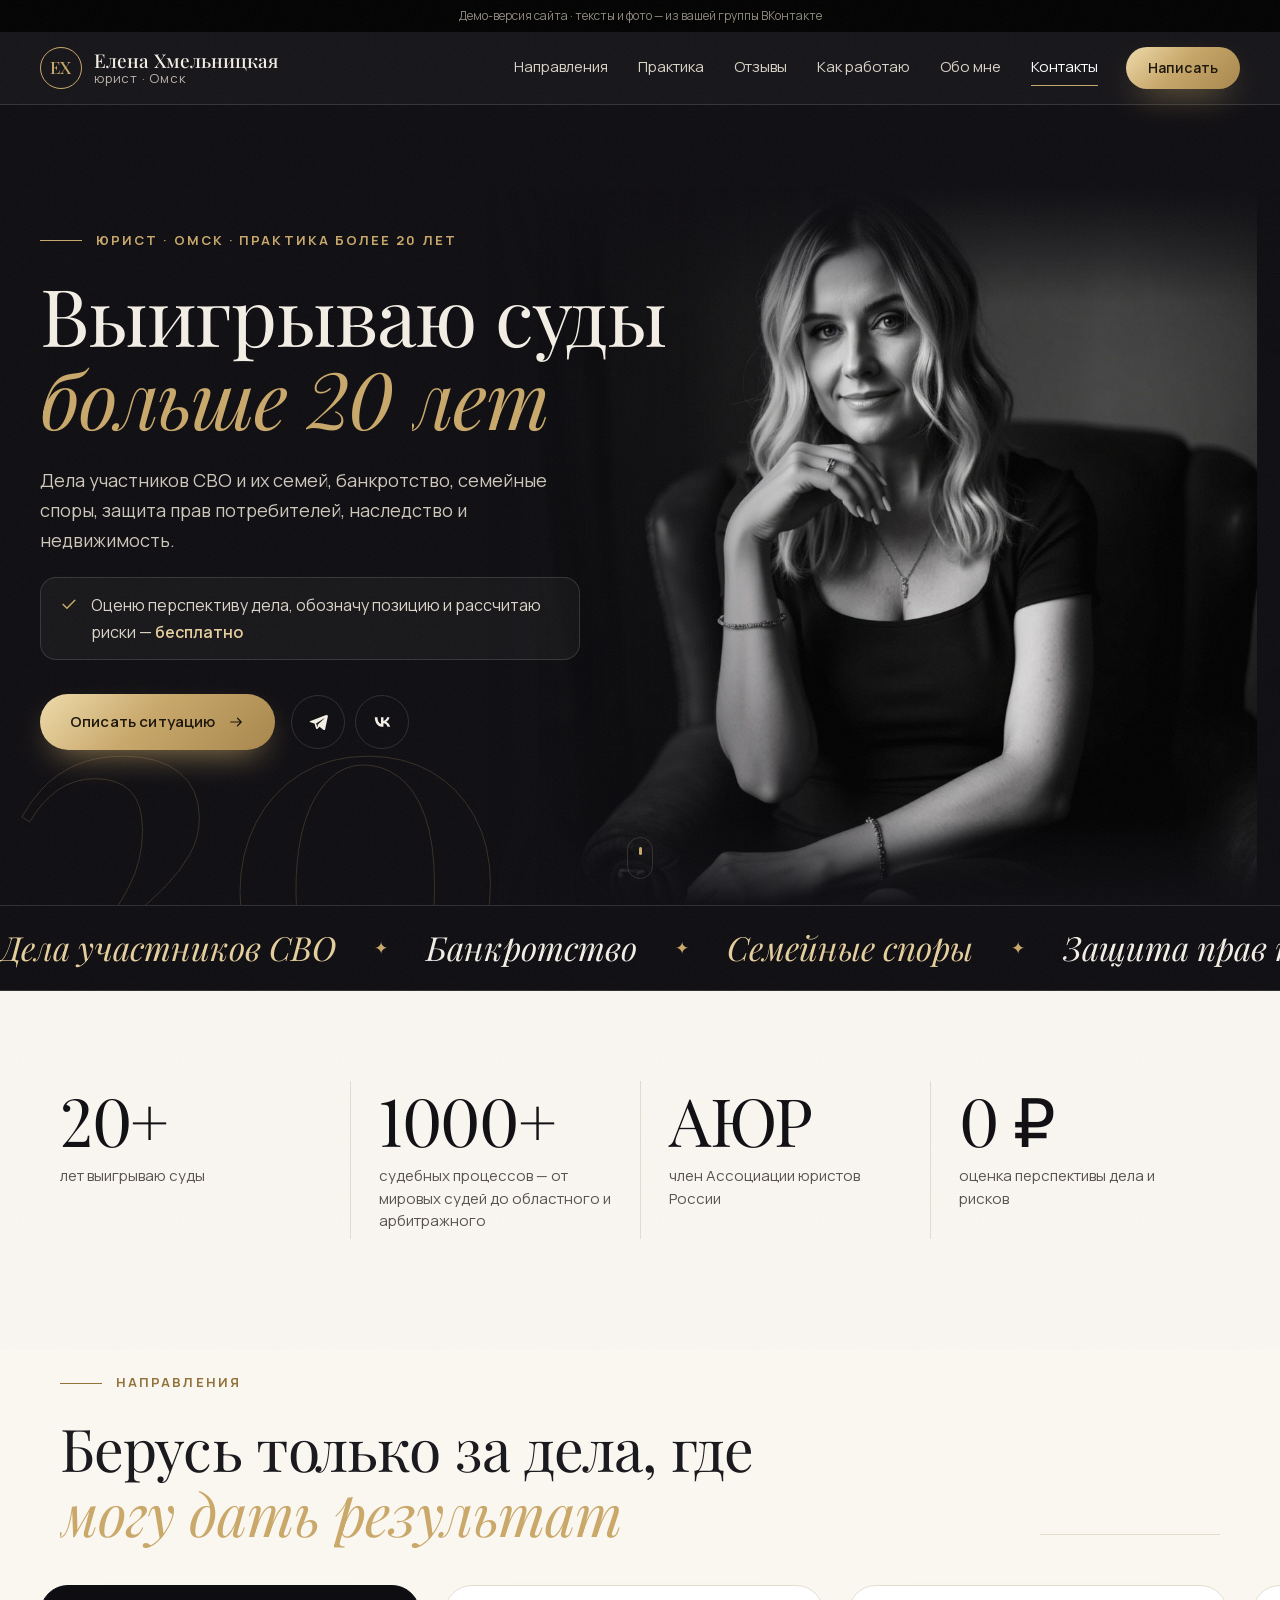
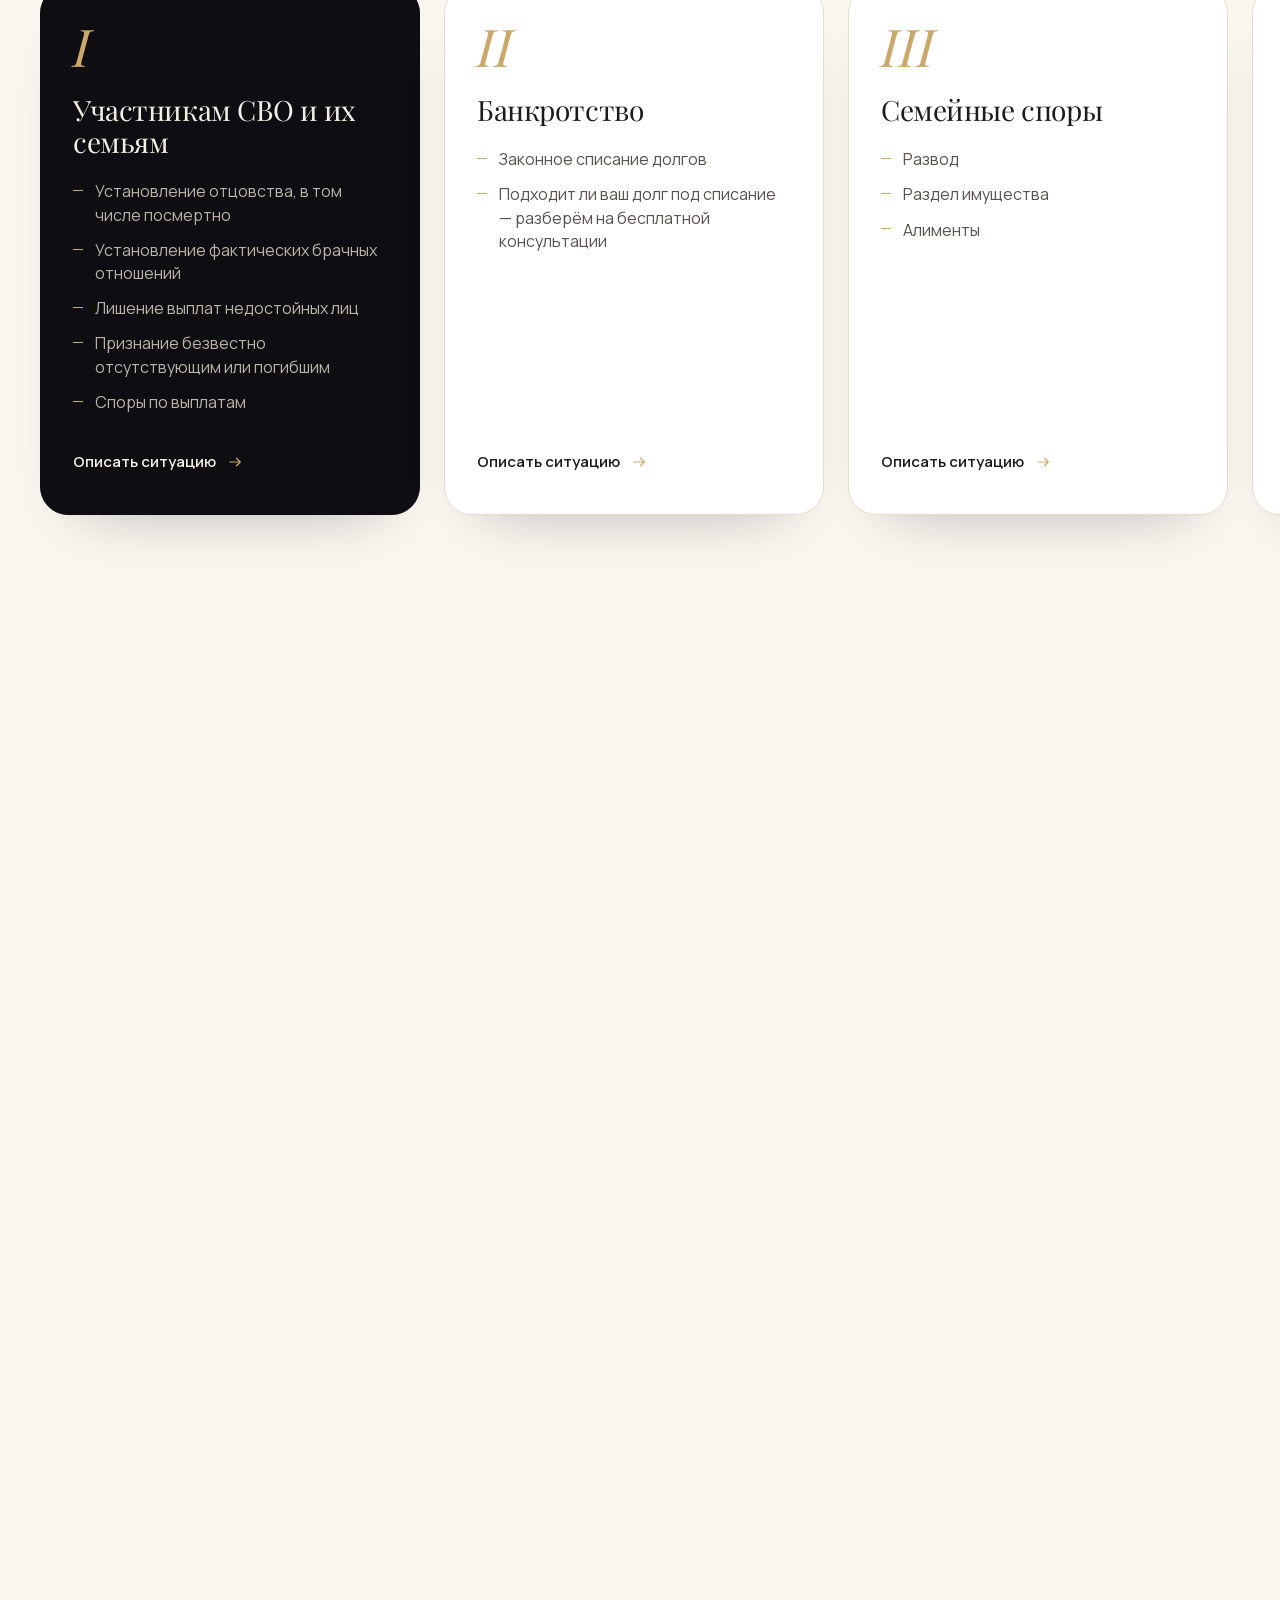
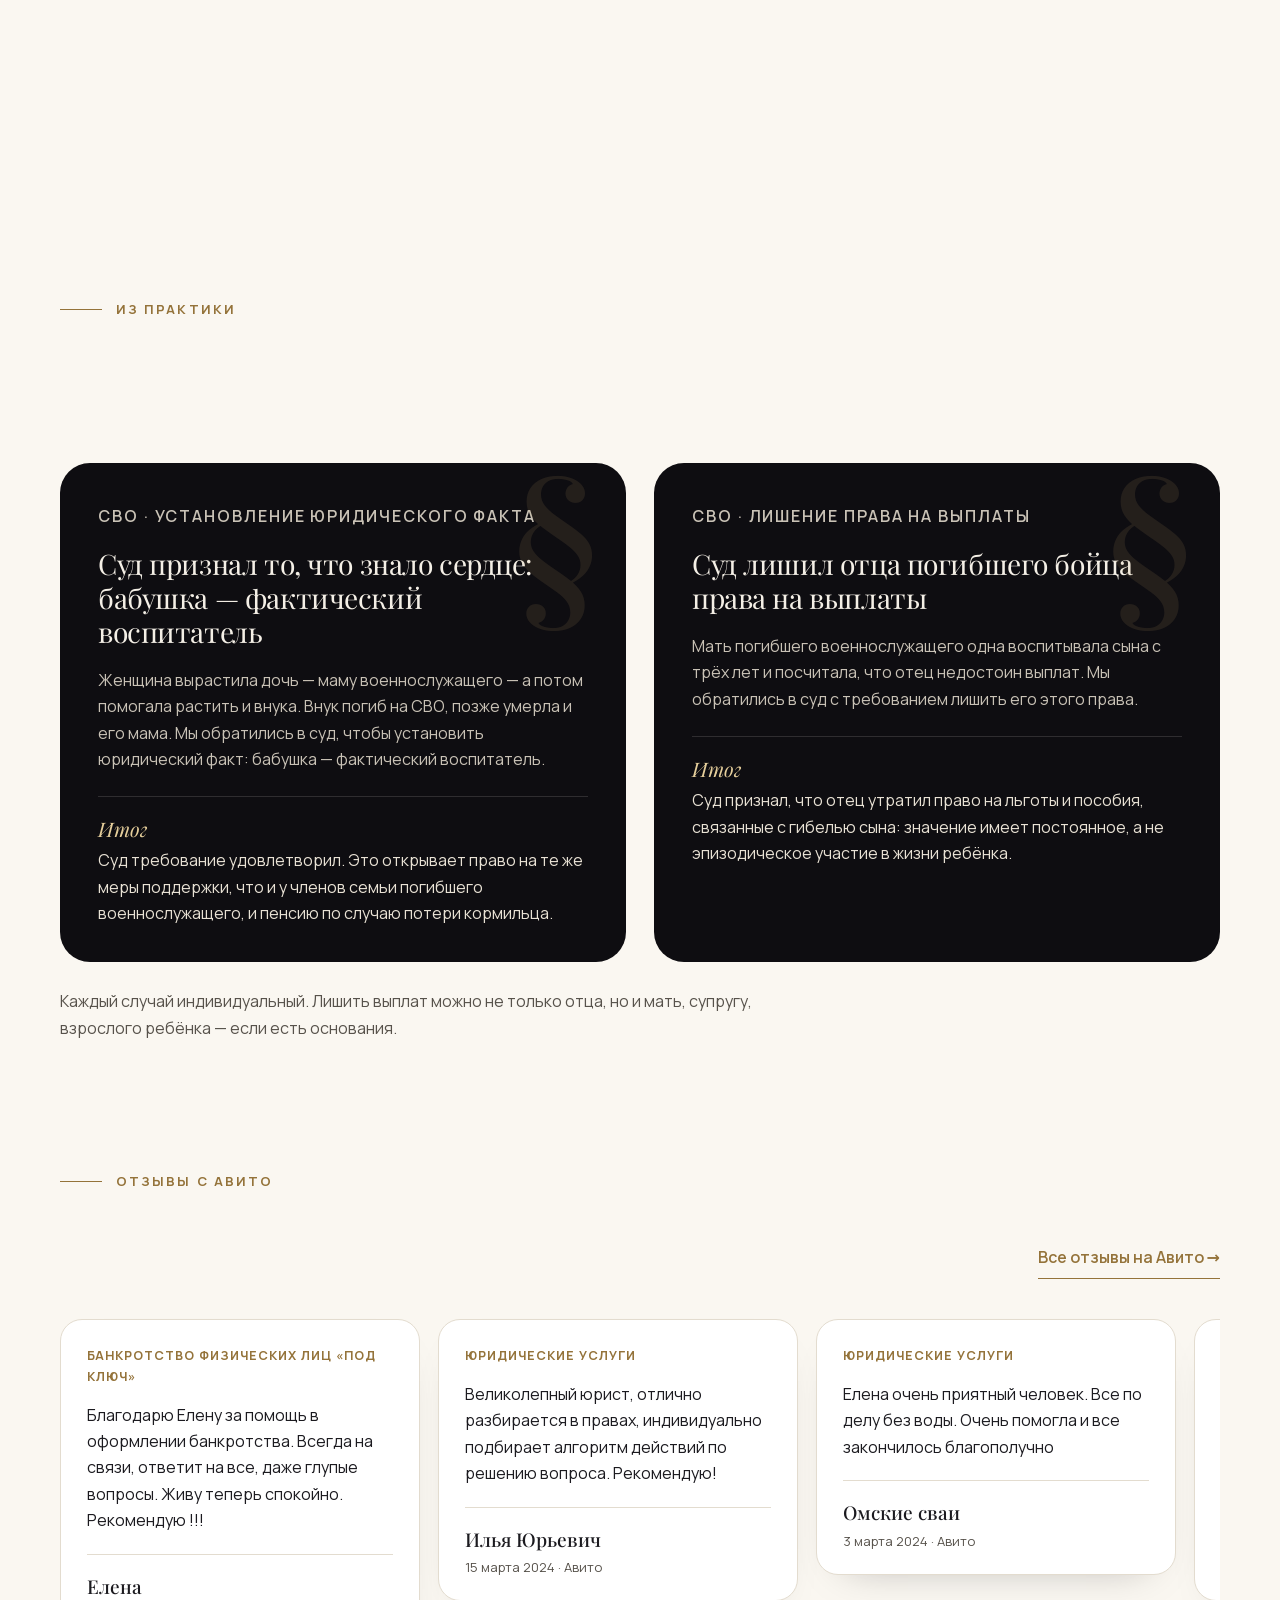
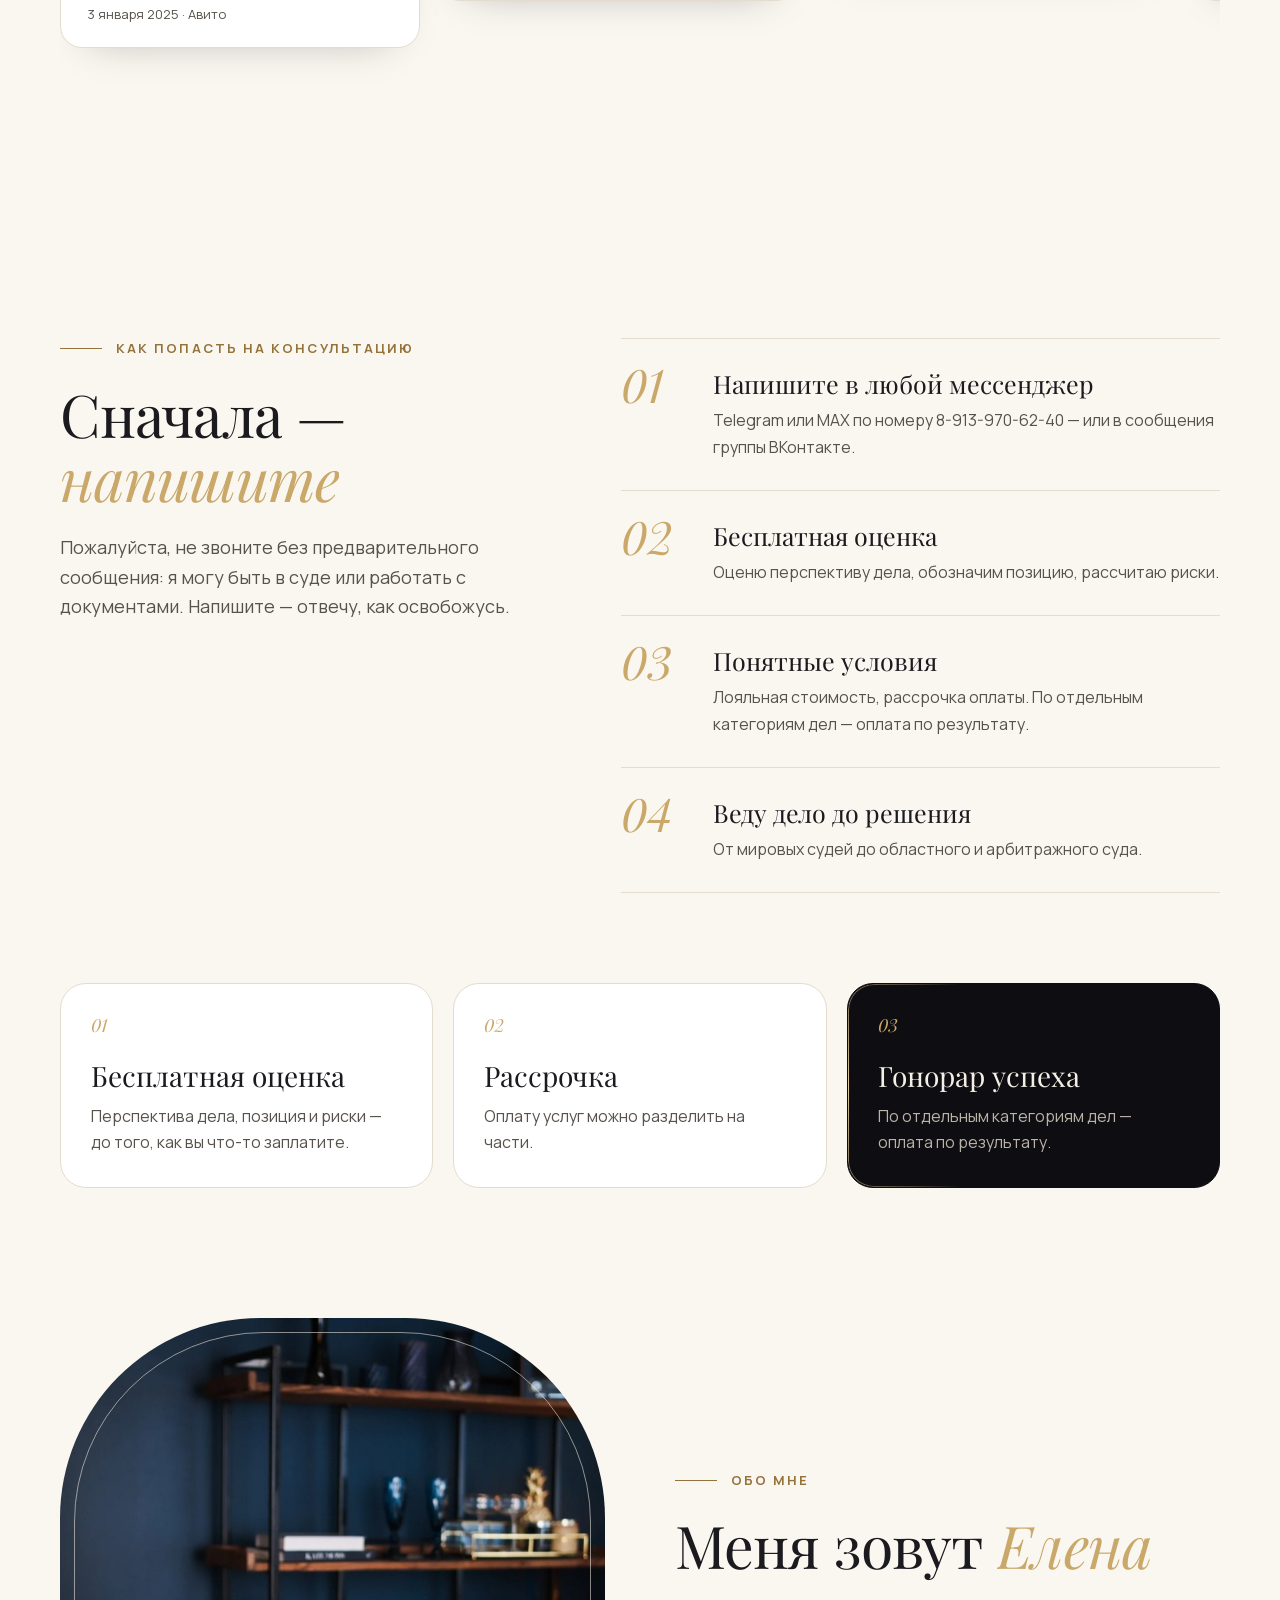
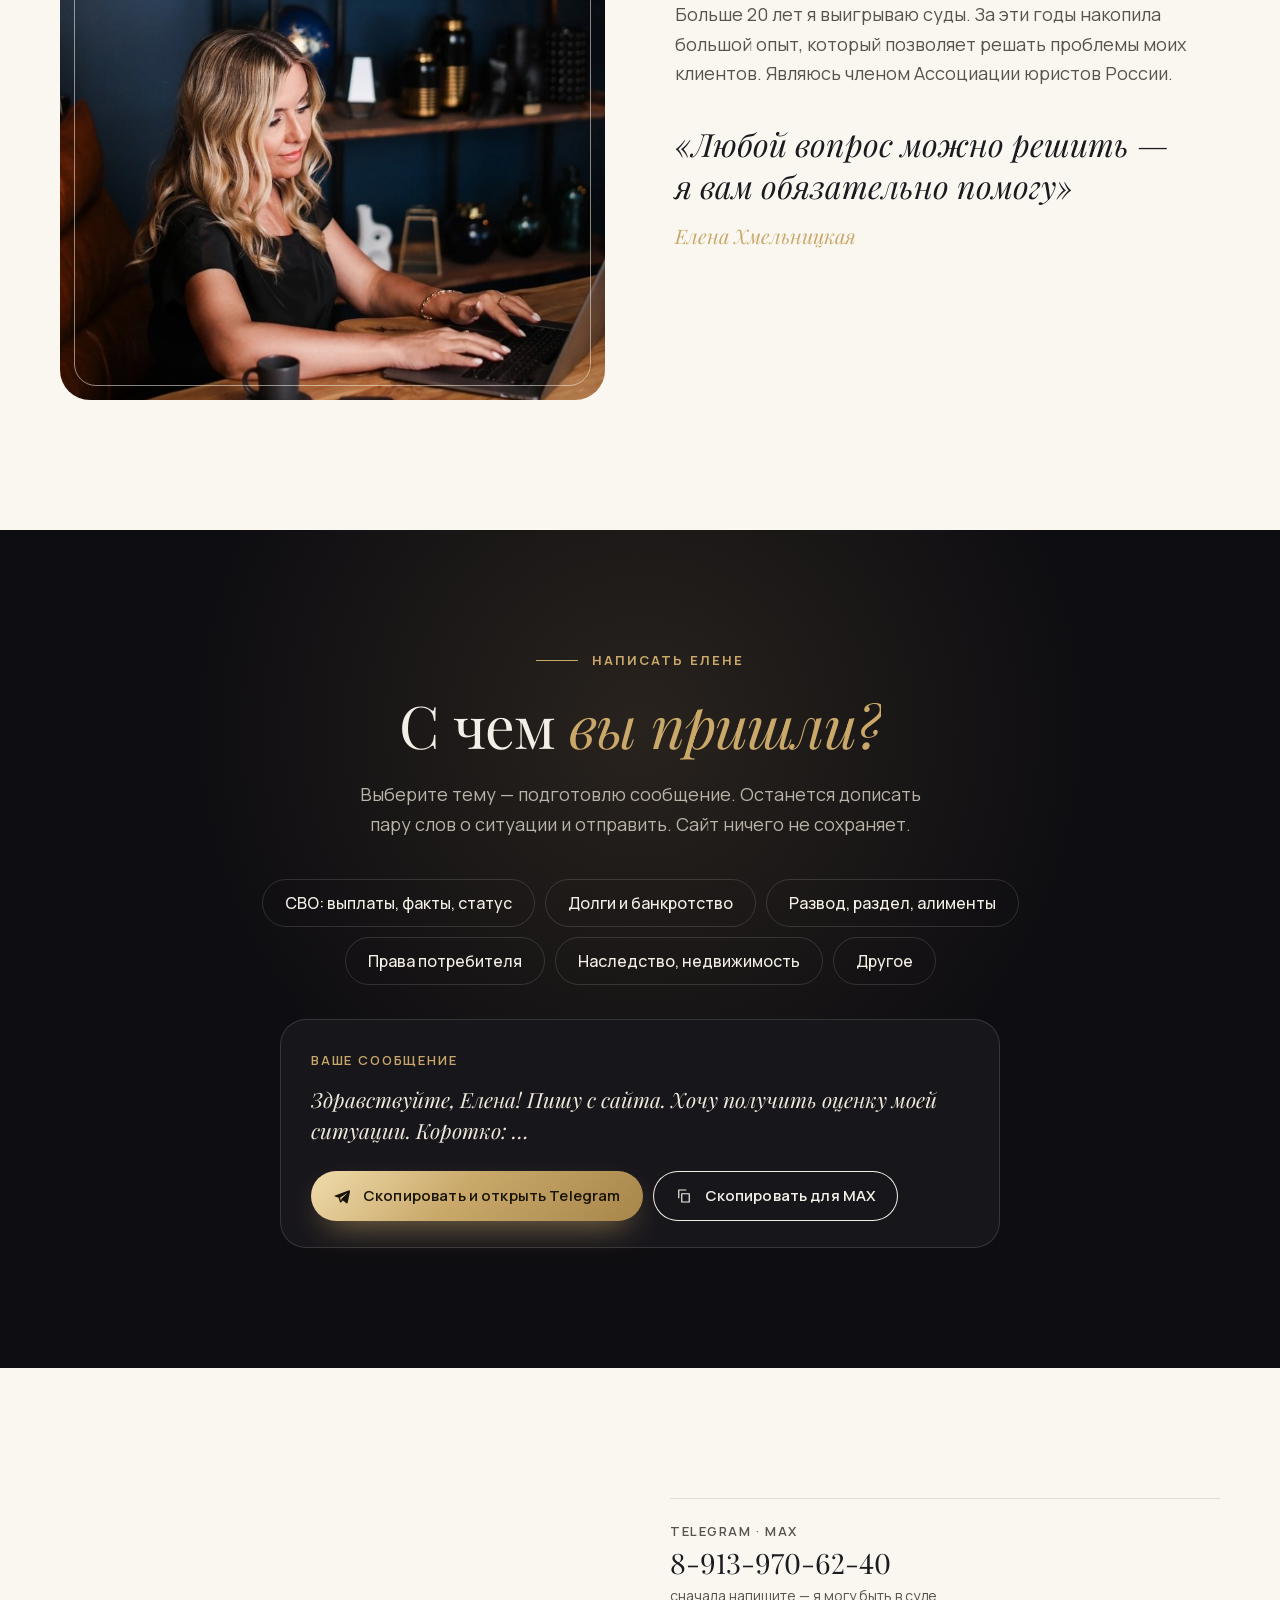
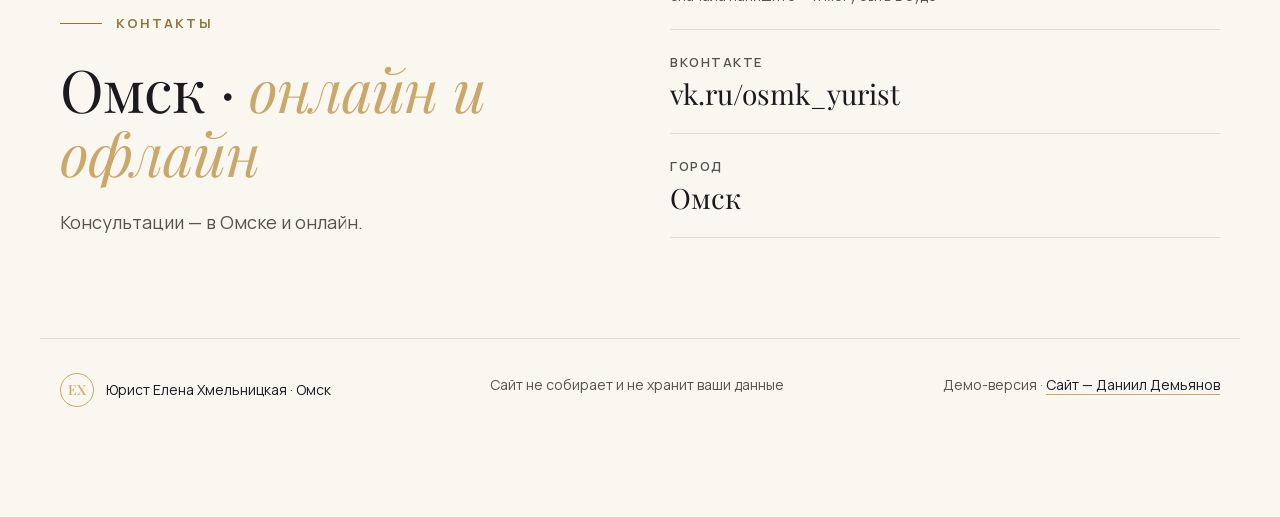
<file: index.html>
<!doctype html>
<html lang="ru">
<head>
<meta charset="utf-8">
<meta name="viewport" content="width=device-width, initial-scale=1, viewport-fit=cover">
<title>Юрист Елена Хмельницкая — Омск · СВО, банкротство, семейные споры, наследство</title>
<meta name="description" content="Юрист в Омске, более 20 лет практики. Дела участников СВО и их семей, банкротство, семейные споры, защита прав потребителей, наследство и недвижимость. Оценка перспективы дела и рисков — бесплатно.">
<meta property="og:title" content="Юрист Елена Хмельницкая — Омск">
<meta property="og:description" content="Более 20 лет выигрываю суды. Оценка перспективы дела — бесплатно. Рассрочка, гонорар успеха.">
<meta property="og:image" content="https://danielsque18.github.io/yurist/img/og.jpg">
<meta property="og:url" content="https://danielsque18.github.io/yurist/">
<meta property="og:type" content="website">
<meta name="twitter:card" content="summary_large_image">
<meta name="theme-color" content="#0e0d11">
<link rel="stylesheet" href="fonts/fonts.css?v=2">
<link rel="stylesheet" href="style.css?v=20261028b">
<link rel="icon" href="img/favicon.svg" type="image/svg+xml">
<script type="application/ld+json">{"@context":"https://schema.org","@type":"LegalService","name":"Юрист Елена Хмельницкая","description":"Дела участников СВО, банкротство, семейные споры, защита прав потребителей, наследство и недвижимость","address":{"@type":"PostalAddress","addressLocality":"Омск"},"telephone":"+7 913 970-62-40","areaServed":"Омск","sameAs":["https://vk.ru/osmk_yurist"]}</script>
</head>
<body>

<svg width="0" height="0" style="position:absolute" aria-hidden="true">
  <symbol id="i-tg" viewBox="0 0 24 24"><path fill="currentColor" d="M21.4 4.2 2.9 11.3c-1.3.5-1.2 1.2-.2 1.5l4.7 1.5 1.8 5.6c.2.6.4.8.9.8.4 0 .6-.2.8-.4l2.3-2.2 4.7 3.5c.9.5 1.5.2 1.7-.8l3.1-14.5c.3-1.3-.5-1.8-1.3-1.5ZM9.2 14.2l9-5.7c.4-.3.8-.1.5.2l-7.5 6.8-.3 3.2-1.7-4.5Z"/></symbol>
  <symbol id="i-vk" viewBox="0 0 24 24"><path fill="currentColor" d="M12.8 18c-6 0-9.4-4.1-9.6-11h3c.1 5 2.3 7.2 4.1 7.6V7h2.8v4.3c1.7-.2 3.6-2.2 4.2-4.3h2.8a8.3 8.3 0 0 1-3.8 5.4 8.6 8.6 0 0 1 4.5 5.6h-3.1a5.4 5.4 0 0 0-4.6-3.9V18h-.3Z"/></symbol>
  <symbol id="i-arrow" viewBox="0 0 24 24"><path fill="none" stroke="currentColor" stroke-width="1.6" stroke-linecap="round" stroke-linejoin="round" d="M5 12h14m-5-5 5 5-5 5"/></symbol>
  <symbol id="i-copy" viewBox="0 0 24 24"><path fill="none" stroke="currentColor" stroke-width="1.6" stroke-linejoin="round" d="M9 9h10v11H9zM5 15V4h10"/></symbol>
  <symbol id="i-check" viewBox="0 0 24 24"><path fill="none" stroke="currentColor" stroke-width="1.8" stroke-linecap="round" stroke-linejoin="round" d="m5 12.5 4.5 4.5L19 7.5"/></symbol>
  <symbol id="i-x" viewBox="0 0 24 24"><path fill="none" stroke="currentColor" stroke-width="1.6" stroke-linecap="round" d="M6 6l12 12M18 6 6 18"/></symbol>
</svg>

<div class="demo-bar">Демо-версия сайта · тексты и фото — из вашей группы ВКонтакте</div>

<header class="top" id="top">
  <a href="#" class="brand" aria-label="Юрист Елена Хмельницкая — наверх"><span class="mono">ЕХ</span><span class="brand-t"><b>Елена Хмельницкая</b><small>юрист · Омск</small></span></a>
  <nav class="nav" id="nav">
    <a href="#practice">Направления</a>
    <a href="#cases">Практика</a>
    <a href="#reviews">Отзывы</a>
    <a href="#how">Как работаю</a>
    <a href="#about">Обо мне</a>
    <a href="#contacts">Контакты</a>
  </nav>
  <a href="#write" class="btn btn-gold btn-sm top-cta">Написать</a>
  <button class="burger" type="button" aria-label="Меню" aria-expanded="false" aria-controls="nav"><span></span></button>
</header>

<main>

<!-- ПЕРВЫЙ ЭКРАН -->
<section class="hero" id="hero">
  <div class="hero-photo" aria-hidden="true"><img src="img/elena-hero.jpg" alt="" width="1024" height="1024" fetchpriority="high"></div>
  <div class="hero-num" aria-hidden="true">20</div>
  <div class="hero-in">
    <p class="over"><span class="line"></span>Юрист · Омск · практика более&nbsp;20&nbsp;лет</p>
    <h1 data-split>Выигрываю суды <em>больше&nbsp;20&nbsp;лет</em></h1>
    <p class="lead">Дела участников СВО и их семей, банкротство, семейные споры, защита прав потребителей, наследство и недвижимость.</p>
    <p class="free"><svg><use href="#i-check"/></svg><span>Оценю перспективу дела, обозначу позицию и рассчитаю риски — <b>бесплатно</b></span></p>
    <div class="cta">
      <a href="#write" class="btn btn-gold">Описать ситуацию<svg><use href="#i-arrow"/></svg></a>
      <div class="msg">
        <a href="https://t.me/+79139706240" target="_blank" rel="noopener" aria-label="Telegram"><svg><use href="#i-tg"/></svg></a>
        <a href="https://vk.me/osmk_yurist" target="_blank" rel="noopener" aria-label="ВКонтакте"><svg><use href="#i-vk"/></svg></a>
      </div>
    </div>
  </div>
  <a href="#facts" class="scroll-hint" aria-label="Листать вниз"><span></span></a>
</section>

<!-- БЕГУЩАЯ СТРОКА -->
<div class="marquee" aria-hidden="true"><div class="mq-in">
  <span>Дела участников СВО</span><i>✦</i><span>Банкротство</span><i>✦</i><span>Семейные споры</span><i>✦</i><span>Защита прав потребителей</span><i>✦</i><span>Наследство</span><i>✦</i>
  <span>Дела участников СВО</span><i>✦</i><span>Банкротство</span><i>✦</i><span>Семейные споры</span><i>✦</i><span>Защита прав потребителей</span><i>✦</i><span>Наследство</span><i>✦</i>
</div></div>

<!-- ЦИФРЫ -->
<section class="facts" id="facts">
  <div class="fact rv"><b><span data-count="20">20</span>+</b><span>лет выигрываю суды</span></div>
  <div class="fact rv"><b><span data-count="1000">1000</span>+</b><span>судебных процессов — от мировых судей до областного и арбитражного</span></div>
  <div class="fact rv"><b>АЮР</b><span>член Ассоциации юристов России</span></div>
  <div class="fact rv"><b>0 ₽</b><span>оценка перспективы дела и рисков</span></div>
</section>

<!-- НАПРАВЛЕНИЯ: горизонтальная прокрутка -->
<section class="practice" id="practice">
  <div class="pr-sticky">
    <div class="pr-head">
      <p class="over"><span class="line"></span>Направления</p>
      <h2 data-split>Берусь только за дела, где <em>могу дать результат</em></h2>
      <p class="pr-progress" aria-hidden="true"><i></i></p>
    </div>
    <div class="pr-track">
      <article class="pcard pcard-dark rv">
        <span class="pnum">I</span>
        <h3>Участникам СВО и&nbsp;их&nbsp;семьям</h3>
        <ul><li>Установление отцовства, в том числе посмертно</li><li>Установление фактических брачных отношений</li><li>Лишение выплат недостойных лиц</li><li>Признание безвестно отсутствующим или погибшим</li><li>Споры по выплатам</li></ul>
        <a href="#write" data-topic="Вопрос, связанный с СВО" class="plink">Описать ситуацию<svg><use href="#i-arrow"/></svg></a>
      </article>
      <article class="pcard rv">
        <span class="pnum">II</span>
        <h3>Банкротство</h3>
        <ul><li>Законное списание долгов</li><li>Подходит ли ваш долг под списание — разберём на бесплатной консультации</li></ul>
        <a href="#write" data-topic="Долги и банкротство" class="plink">Описать ситуацию<svg><use href="#i-arrow"/></svg></a>
      </article>
      <article class="pcard rv">
        <span class="pnum">III</span>
        <h3>Семейные споры</h3>
        <ul><li>Развод</li><li>Раздел имущества</li><li>Алименты</li></ul>
        <a href="#write" data-topic="Семейный спор" class="plink">Описать ситуацию<svg><use href="#i-arrow"/></svg></a>
      </article>
      <article class="pcard rv">
        <span class="pnum">IV</span>
        <h3>Защита прав потребителей</h3>
        <ul><li>Представительство в суде по делам о защите прав потребителей</li></ul>
        <a href="#write" data-topic="Защита прав потребителя" class="plink">Описать ситуацию<svg><use href="#i-arrow"/></svg></a>
      </article>
      <article class="pcard rv">
        <span class="pnum">V</span>
        <h3>Наследство и&nbsp;недвижимость</h3>
        <ul><li>Принятие наследства</li><li>Признание права собственности</li><li>Выделение долей</li></ul>
        <a href="#write" data-topic="Наследство и недвижимость" class="plink">Описать ситуацию<svg><use href="#i-arrow"/></svg></a>
      </article>
      <article class="pcard pcard-no rv">
        <span class="pnum"><svg><use href="#i-x"/></svg></span>
        <h3>Чем я не&nbsp;занимаюсь</h3>
        <ul><li>Уголовные дела</li><li>Миграционные вопросы</li><li>Налоги</li></ul>
        <p class="pno">За этим — к другим специалистам. Подскажу проверенных.</p>
      </article>
    </div>
  </div>
</section>

<!-- ПРАКТИКА -->
<section class="cases sec" id="cases">
  <p class="over"><span class="line"></span>Из практики</p>
  <h2 data-split>Решения, которые <em>меняют жизнь</em></h2>
  <div class="case-list">
    <article class="case rv">
      <p class="case-tag">СВО · установление юридического факта</p>
      <h3>Суд признал то, что знало сердце: бабушка — фактический воспитатель</h3>
      <p>Женщина вырастила дочь — маму военнослужащего — а потом помогала растить и внука. Внук погиб на СВО, позже умерла и его мама. Мы обратились в суд, чтобы установить юридический факт: бабушка — фактический воспитатель.</p>
      <p class="case-res"><span>Итог</span>Суд требование удовлетворил. Это открывает право на те же меры поддержки, что и у членов семьи погибшего военнослужащего, и пенсию по случаю потери кормильца.</p>
    </article>
    <article class="case rv">
      <p class="case-tag">СВО · лишение права на выплаты</p>
      <h3>Суд лишил отца погибшего бойца права на выплаты</h3>
      <p>Мать погибшего военнослужащего одна воспитывала сына с трёх лет и посчитала, что отец недостоин выплат. Мы обратились в суд с требованием лишить его этого права.</p>
      <p class="case-res"><span>Итог</span>Суд признал, что отец утратил право на льготы и пособия, связанные с гибелью сына: значение имеет постоянное, а не эпизодическое участие в жизни ребёнка.</p>
    </article>
  </div>
  <p class="case-note">Каждый случай индивидуальный. Лишить выплат можно не только отца, но и мать, супругу, взрослого ребёнка — если есть основания.</p>
</section>

<!-- ОТЗЫВЫ С АВИТО (дословно, только отзывы клиентов о юридических услугах) -->
<section class="reviews sec" id="reviews">
  <div class="rev-head">
    <div><p class="over"><span class="line"></span>Отзывы с Авито</p>
    <h2 data-split>Что говорят <em>клиенты</em></h2></div>
    <a class="rev-link" href="https://www.avito.ru/brands/76ac73f0a85b4fe1f4f0de5ba60d9b40" target="_blank" rel="noopener">Все отзывы на Авито →</a>
  </div>
  <div class="rev-track" tabindex="0" aria-label="Отзывы клиентов, листаются вбок">
      <article class="rev rv"><p class="rev-tag">Банкротство физических лиц «под ключ»</p><p class="rev-t">Благодарю Елену за помощь в оформлении банкротства. Всегда на связи, ответит на все, даже глупые вопросы. Живу теперь спокойно. Рекомендую !!!</p><p class="rev-a"><b>Елена</b><span>3 января 2025 · Авито</span></p></article>
      <article class="rev rv"><p class="rev-tag">Юридические услуги</p><p class="rev-t">Великолепный юрист, отлично разбирается в правах, индивидуально подбирает алгоритм действий по решению вопроса. Рекомендую!</p><p class="rev-a"><b>Илья Юрьевич</b><span>15 марта 2024 · Авито</span></p></article>
      <article class="rev rv"><p class="rev-tag">Юридические услуги</p><p class="rev-t">Елена очень приятный человек. Все по делу без воды. Очень помогла и все закончилось благополучно</p><p class="rev-a"><b>Омские сваи</b><span>3 марта 2024 · Авито</span></p></article>
      <article class="rev rv"><p class="rev-tag">Юридические услуги</p><p class="rev-t">Очень хороший специалист и просто отличный и отзывчивый человек. Помогла! Буду обращаться ещё и советовать родным и близким людям!</p><p class="rev-a"><b>Елена</b><span>26 февраля 2024 · Авито</span></p></article>
      <article class="rev rv"><p class="rev-tag">Юридические услуги</p><p class="rev-t">Елена, специалист своего дела! Четко, грамотно и профессионально. Если ещё думаете,или совмеваетесь,не надо!!! Пишите,звоните и Елена вам поможет. Проверено!!!!!! Хочу вас поблагодарить ещё раз, спасибо вам за проделанную работу!!!! Если б не Вы не знаю чтоб я делала!!!!</p><p class="rev-a"><b>Ксения Реддих</b><span>15 ноября 2023 · Авито</span></p></article>
      <article class="rev rv"><p class="rev-tag">Автоюрист / споры по ДТП</p><p class="rev-t">благодарю за помощь. очень рекомендую Елену, если ищите честного , ответственного и порядочного специалиста. Спасибо большое вам, желаю успехов в вашей работе</p><p class="rev-a"><b>Айрис</b><span>14 июля 2023 · Авито</span></p></article>
      <article class="rev rv"><p class="rev-tag">Отмена судебного приказа</p><p class="rev-t">Все прошло отлично, писали отмену судебного приказа, все отменили даже с пропущенным сроком и уже дело было у приставов и все было в аресте, в общем рекомендую вам всем, Елена отзывчивый человек, все подскажет и расскажет)))</p><p class="rev-a"><b>Анастасия Орлова</b><span>2 марта 2023 · Авито</span></p></article>
      <article class="rev rv"><p class="rev-tag">Отмена судебного приказа</p><p class="rev-t">Обратился к Елене и не пожалел!!! Хороший специалист знающий свое дело на отлично!!! Обращался не только по отмене судебного решения и все выйграл благодаря Елене!</p><p class="rev-a"><b>Андрей</b><span>31 января 2023 · Авито</span></p></article>
      <article class="rev rv"><p class="rev-tag">Отмена судебного приказа</p><p class="rev-t">Спасибо большое !!! Елена отличный специалист сделала всю работу отлично! И самое главное всегда была на связи и помогала когда были вопросы</p><p class="rev-a"><b>евгений</b><span>5 декабря 2022 · Авито</span></p></article>
      <article class="rev rv"><p class="rev-tag">Взыскание алиментов</p><p class="rev-t">Очень отзывчивый специалист,помогла советом, разъяснила, благодарю ❤️</p><p class="rev-a"><b>Наталья</b><span>24 сентября 2022 · Авито</span></p></article>
      <article class="rev rv"><p class="rev-tag">Отмена судебного приказа</p><p class="rev-t">Очень рекомендую! обратился и получил консультацию, благодарю которой сэкономил время и деньги! по общению приятный, не корыстный человек, хороший специалист. Спасибо!</p><p class="rev-a"><b>Сергей</b><span>16 сентября 2022 · Авито</span></p></article>
      <article class="rev rv"><p class="rev-tag">Отмена судебного приказа</p><p class="rev-t">Всё на ОТЛИЧНО с плюсом!!!) Очень быстрое решение вопроса. Суд приказ отменен, несмотря на все пропущенные сроки, производство закрыто. Спасибо огромное!!!))</p><p class="rev-a"><b>Александр</b><span>10 августа 2022 · Авито</span></p></article>
      <article class="rev rv"><p class="rev-tag">Отмена судебного приказа</p><p class="rev-t">Обратилась за помощью уже на стадии исполнительного производства, восстановили сроки на отмену судебного приказа и отменили сам приказ. Ответили быстро, четко проконсультировали по моему вопросу, быстро отправили письмо, также объяснили, как поступить, чтобы в дальнейшем не сталкиваться с данной проблемой. Очень довольна работой данного юриста!</p><p class="rev-a"><b>Анна</b><span>16 марта 2022 · Авито</span></p></article>
      <article class="rev rv"><p class="rev-tag">Отмена судебного приказа</p><p class="rev-t">Елена, грамотный юрист. Смело рекомендую доверить ей вопросы, связанные с отменой судебных приказов. Мне оказана услуга быстро и качественно. … Пришла на почту и получила собственноручно определения об ОТМЕНЕ по 2м судебным приказам. Люди не бойтесь! Я просто сама была в панике и в незнании что делать, но слава Богу я нашла Елену!!!</p><p class="rev-a"><b>Elen</b><span>3 февраля 2022 · Авито</span></p></article>
  </div>
</section>

<!-- КАК РАБОТАЮ -->
<section class="how sec" id="how">
  <div class="how-l">
    <p class="over"><span class="line"></span>Как попасть на консультацию</p>
    <h2 data-split>Сначала — <em>напишите</em></h2>
    <p class="txt">Пожалуйста, не звоните без предварительного сообщения: я могу быть в суде или работать с документами. Напишите — отвечу, как освобожусь.</p>
  </div>
  <ol class="steps">
    <li class="rv"><b>Напишите в любой мессенджер</b><p>Telegram или MAX по номеру 8-913-970-62-40 — или в сообщения группы ВКонтакте.</p></li>
    <li class="rv"><b>Бесплатная оценка</b><p>Оценю перспективу дела, обозначим позицию, рассчитаю риски.</p></li>
    <li class="rv"><b>Понятные условия</b><p>Лояльная стоимость, рассрочка оплаты. По отдельным категориям дел — оплата по результату.</p></li>
    <li class="rv"><b>Веду дело до решения</b><p>От мировых судей до областного и арбитражного суда.</p></li>
  </ol>
</section>

<!-- ОПЛАТА -->
<section class="pay sec" id="pay">
  <div class="pay-card rv"><span class="pay-i">01</span><b>Бесплатная оценка</b><p>Перспектива дела, позиция и риски — до того, как вы что-то заплатите.</p></div>
  <div class="pay-card rv"><span class="pay-i">02</span><b>Рассрочка</b><p>Оплату услуг можно разделить на части.</p></div>
  <div class="pay-card pay-gold rv"><span class="pay-i">03</span><b>Гонорар успеха</b><p>По отдельным категориям дел — оплата по результату.</p></div>
</section>

<!-- ОБО МНЕ -->
<section class="about sec" id="about">
  <figure class="about-pic rv"><img src="img/elena-about.jpg" alt="Юрист Елена Хмельницкая" width="854" height="1280" loading="lazy"></figure>
  <div class="about-t">
    <p class="over"><span class="line"></span>Обо мне</p>
    <h2 data-split>Меня зовут <em>Елена</em></h2>
    <p class="txt">Больше 20 лет я выигрываю суды. За эти годы накопила большой опыт, который позволяет решать проблемы моих клиентов. Являюсь членом Ассоциации юристов России.</p>
    <blockquote class="quote">«Любой вопрос можно решить — я&nbsp;вам обязательно помогу»</blockquote>
    <p class="sign">Елена Хмельницкая</p>
  </div>
</section>

<!-- НАПИСАТЬ: выбор ситуации → готовое сообщение -->
<section class="write" id="write">
  <div class="write-in">
    <p class="over"><span class="line"></span>Написать Елене</p>
    <h2 data-split>С чем <em>вы пришли?</em></h2>
    <p class="txt">Выберите тему — подготовлю сообщение. Останется дописать пару слов о ситуации и отправить. Сайт ничего не сохраняет.</p>
    <div class="topics" role="radiogroup" aria-label="Тема обращения">
      <button type="button" class="topic" data-topic="Вопрос, связанный с СВО" role="radio" aria-checked="false">СВО: выплаты, факты, статус</button>
      <button type="button" class="topic" data-topic="Долги и банкротство" role="radio" aria-checked="false">Долги и банкротство</button>
      <button type="button" class="topic" data-topic="Семейный спор" role="radio" aria-checked="false">Развод, раздел, алименты</button>
      <button type="button" class="topic" data-topic="Защита прав потребителя" role="radio" aria-checked="false">Права потребителя</button>
      <button type="button" class="topic" data-topic="Наследство и недвижимость" role="radio" aria-checked="false">Наследство, недвижимость</button>
      <button type="button" class="topic" data-topic="Другой вопрос" role="radio" aria-checked="false">Другое</button>
    </div>
    <div class="letter" aria-live="polite">
      <p class="letter-k">Ваше сообщение</p>
      <p class="letter-t" id="letter">Здравствуйте, Елена! Пишу с сайта. Хочу получить оценку моей ситуации. Коротко: …</p>
      <div class="letter-btns">
        <button type="button" class="btn btn-gold" id="copyTg"><svg><use href="#i-tg"/></svg><span>Скопировать и открыть Telegram</span></button>
        <button type="button" class="btn btn-line" id="copyOnly"><svg><use href="#i-copy"/></svg><span>Скопировать для MAX</span></button>
      </div>
    </div>
  </div>
</section>

<!-- КОНТАКТЫ -->
<section class="contacts sec" id="contacts">
  <div>
    <p class="over"><span class="line"></span>Контакты</p>
    <h2 data-split>Омск · <em>онлайн и офлайн</em></h2>
    <p class="txt">Консультации — в Омске и онлайн.</p>
  </div>
  <ul class="clist">
    <li><span>Telegram · MAX</span><a href="https://t.me/+79139706240" target="_blank" rel="noopener">8-913-970-62-40</a><small>сначала напишите — я могу быть в суде</small></li>
    <li><span>ВКонтакте</span><a href="https://vk.ru/osmk_yurist" target="_blank" rel="noopener">vk.ru/osmk_yurist</a></li>
    <li><span>Город</span><b>Омск</b></li>
  </ul>
</section>

</main>

<footer class="foot">
  <p class="foot-brand"><span class="mono">ЕХ</span>Юрист Елена Хмельницкая · Омск</p>
  <p>Сайт не собирает и не хранит ваши данные</p>
  <p class="made">Демо-версия · <a href="https://danielsque18.github.io/portfolio/" target="_blank" rel="noopener">Сайт — Даниил Демьянов</a></p>
</footer>

<div class="toast" id="toast" role="status" hidden></div>

<a href="#write" class="fab">Написать Елене<svg><use href="#i-arrow"/></svg></a>

<script src="data/content.js?v=20261027a"></script>
<script src="render.js?v=20261028b"></script>
<script src="script.js?v=20261027c"></script>
</body>
</html>
</file>
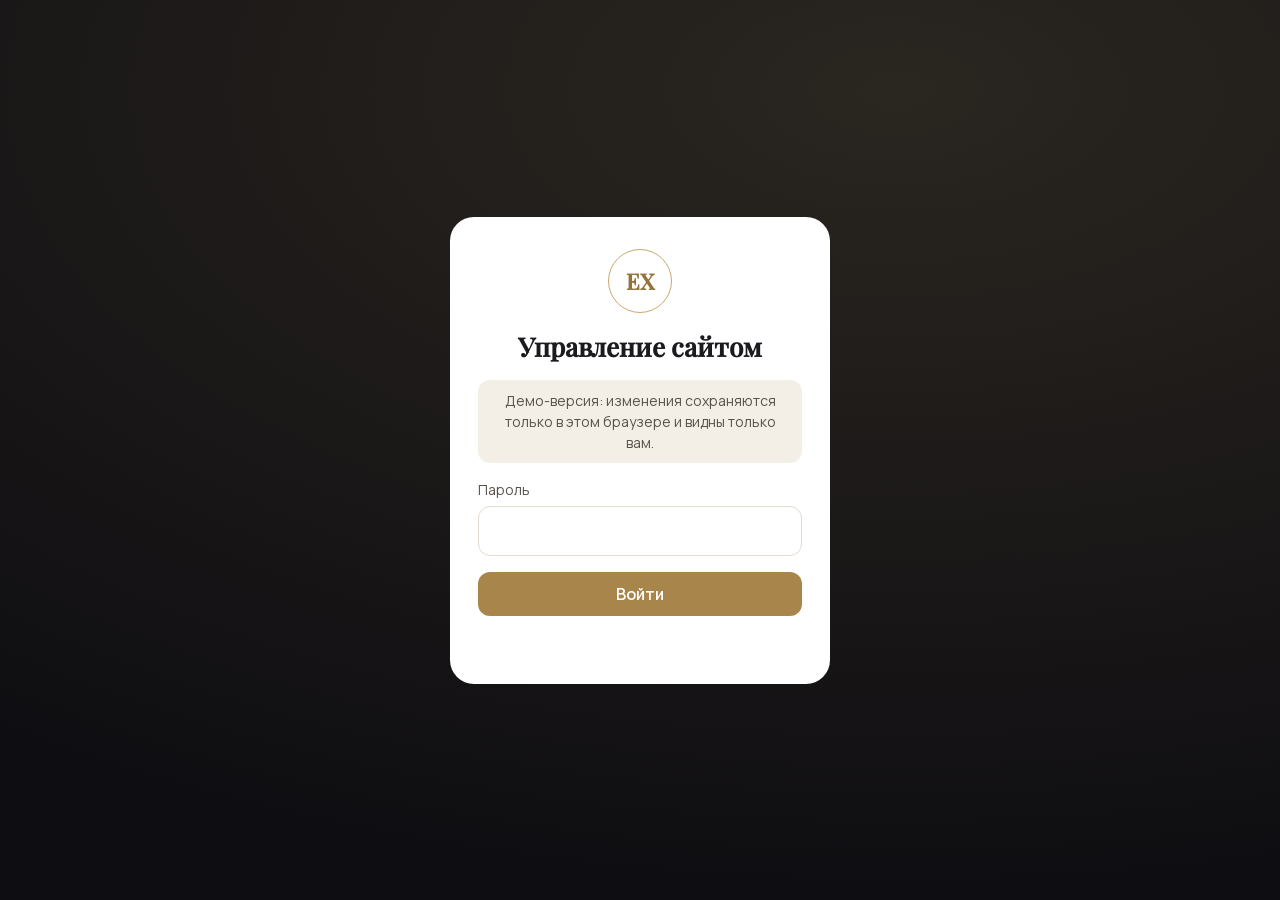
<file: admin/index.html>
<!doctype html>
<html lang="ru">
<head>
<meta charset="utf-8">
<meta name="viewport" content="width=device-width, initial-scale=1">
<meta name="robots" content="noindex, nofollow">
<title>Управление сайтом — Юрист Елена Хмельницкая</title>
<link rel="icon" href="../img/favicon.svg" type="image/svg+xml">
<link rel="stylesheet" href="../fonts/fonts.css?v=2">
<link rel="stylesheet" href="admin.css?v=20261028a">
</head>
<body>

<div class="login" id="login">
  <form class="login-box" id="loginForm">
    <span class="mono">ЕХ</span>
    <h1>Управление сайтом</h1>
    <p class="login-demo" id="loginDemo" hidden>Демо-версия: изменения сохраняются только в этом браузере и видны только вам.</p>
    <label>Пароль <input type="password" id="pass" autocomplete="current-password" required></label>
    <button class="b b-red" type="submit">Войти</button>
    <p class="err" id="loginErr"></p>
  </form>
</div>

<div class="app" id="app" hidden>
  <header class="bar">
    <b class="bar-t">Управление сайтом</b>
    <span class="state" id="state">Все изменения сохранены</span>
    <a class="b b-line" href="../" target="_blank" rel="noopener">Открыть сайт</a>
    <button class="b b-red" id="save" type="button">Сохранить</button>
  </header>
  <p class="demo-note" id="demoNote" hidden>Демо-версия: всё, что вы сохраните, видно только в этом браузере. На настоящем сайте изменения увидят все посетители.</p>
  <nav class="tabs" id="tabs"></nav>
  <main class="panel" id="panel"></main>
</div>

<div class="toast" id="toast" hidden></div>

<script src="../data/content.js?v=20261028a"></script>
<script src="admin.js?v=20261028b"></script>
</body>
</html>
</file>
<file: fonts/fonts.css>
/* Шрифты лежат рядом с сайтом (не грузятся с Google) */
@font-face {
  font-family: 'Cormorant Garamond';
  font-style: italic;
  font-weight: 500;
  font-display: swap;
  src: url("cormorant-500-italic-cyrillic.woff2") format('woff');
  unicode-range: U+0301, U+0400-045F, U+0490-0491, U+04B0-04B1, U+2116;
}
@font-face {
  font-family: 'Cormorant Garamond';
  font-style: italic;
  font-weight: 500;
  font-display: swap;
  src: url("cormorant-500-italic-latin.woff2") format('woff');
  unicode-range: U+0000-00FF, U+0131, U+0152-0153, U+02BB-02BC, U+02C6, U+02DA, U+02DC, U+0304, U+0308, U+0329, U+2000-206F, U+20AC, U+2122, U+2191, U+2193, U+2212, U+2215, U+FEFF, U+FFFD;
}
@font-face {
  font-family: 'Cormorant Garamond';
  font-style: normal;
  font-weight: 500;
  font-display: swap;
  src: url("cormorant-500-normal-cyrillic.woff2") format('woff2');
  unicode-range: U+0301, U+0400-045F, U+0490-0491, U+04B0-04B1, U+2116;
}
@font-face {
  font-family: 'Cormorant Garamond';
  font-style: normal;
  font-weight: 500;
  font-display: swap;
  src: url("cormorant-500-normal-latin.woff2") format('woff2');
  unicode-range: U+0000-00FF, U+0131, U+0152-0153, U+02BB-02BC, U+02C6, U+02DA, U+02DC, U+0304, U+0308, U+0329, U+2000-206F, U+20AC, U+2122, U+2191, U+2193, U+2212, U+2215, U+FEFF, U+FFFD;
}
@font-face {
  font-family: 'Cormorant Garamond';
  font-style: normal;
  font-weight: 600;
  font-display: swap;
  src: url("cormorant-600-normal-cyrillic.woff2") format('woff2');
  unicode-range: U+0301, U+0400-045F, U+0490-0491, U+04B0-04B1, U+2116;
}
@font-face {
  font-family: 'Cormorant Garamond';
  font-style: normal;
  font-weight: 600;
  font-display: swap;
  src: url("cormorant-600-normal-latin.woff2") format('woff2');
  unicode-range: U+0000-00FF, U+0131, U+0152-0153, U+02BB-02BC, U+02C6, U+02DA, U+02DC, U+0304, U+0308, U+0329, U+2000-206F, U+20AC, U+2122, U+2191, U+2193, U+2212, U+2215, U+FEFF, U+FFFD;
}
@font-face {
  font-family: 'Manrope';
  font-style: normal;
  font-weight: 400 700;
  font-display: swap;
  src: url("manrope-400-700-normal-cyrillic.woff2") format('woff2');
  unicode-range: U+0301, U+0400-045F, U+0490-0491, U+04B0-04B1, U+2116;
}
@font-face {
  font-family: 'Manrope';
  font-style: normal;
  font-weight: 400 700;
  font-display: swap;
  src: url("manrope-400-700-normal-latin.woff2") format('woff2');
  unicode-range: U+0000-00FF, U+0131, U+0152-0153, U+02BB-02BC, U+02C6, U+02DA, U+02DC, U+0304, U+0308, U+0329, U+2000-206F, U+20AC, U+2122, U+2191, U+2193, U+2212, U+2215, U+FEFF, U+FFFD;
}

/* Playfair Display — заголовки (у Cormorant кириллица с «Λ»-образными л/д, читается плохо) */
@font-face {
  font-family: 'Playfair Display';
  font-style: normal;
  font-weight: 400;
  font-display: swap;
  src: url("playfair-400-normal-cyrillic.woff2") format('woff2');
  unicode-range: U+0301, U+0400-045F, U+0490-0491, U+04B0-04B1, U+2116;
}
@font-face {
  font-family: 'Playfair Display';
  font-style: normal;
  font-weight: 400;
  font-display: swap;
  src: url("playfair-400-normal-latin.woff2") format('woff2');
  unicode-range: U+0000-00FF, U+0131, U+0152-0153, U+02BB-02BC, U+02C6, U+02DA, U+02DC, U+0304, U+0308, U+0329, U+2000-206F, U+20AC, U+2122, U+2191, U+2193, U+2212, U+2215, U+FEFF, U+FFFD;
}
@font-face {
  font-family: 'Playfair Display';
  font-style: normal;
  font-weight: 500;
  font-display: swap;
  src: url("playfair-500-normal-cyrillic.woff2") format('woff2');
  unicode-range: U+0301, U+0400-045F, U+0490-0491, U+04B0-04B1, U+2116;
}
@font-face {
  font-family: 'Playfair Display';
  font-style: normal;
  font-weight: 500;
  font-display: swap;
  src: url("playfair-500-normal-latin.woff2") format('woff2');
  unicode-range: U+0000-00FF, U+0131, U+0152-0153, U+02BB-02BC, U+02C6, U+02DA, U+02DC, U+0304, U+0308, U+0329, U+2000-206F, U+20AC, U+2122, U+2191, U+2193, U+2212, U+2215, U+FEFF, U+FFFD;
}
@font-face {
  font-family: 'Playfair Display';
  font-style: italic;
  font-weight: 400 500;
  font-display: swap;
  src: url("playfair-400-italic-cyrillic.woff2") format('woff2');
  unicode-range: U+0301, U+0400-045F, U+0490-0491, U+04B0-04B1, U+2116;
}
@font-face {
  font-family: 'Playfair Display';
  font-style: italic;
  font-weight: 400 500;
  font-display: swap;
  src: url("playfair-400-italic-latin.woff2") format('woff2');
  unicode-range: U+0000-00FF, U+0131, U+0152-0153, U+02BB-02BC, U+02C6, U+02DA, U+02DC, U+0304, U+0308, U+0329, U+2000-206F, U+20AC, U+2122, U+2191, U+2193, U+2212, U+2215, U+FEFF, U+FFFD;
}
</file>
<file: style.css>
[hidden]{display:none!important}
:root{
  --ink:#0e0d11; --ink2:#17161b; --ink3:#222027;
  --ivory:#f4efe6; --paper:#faf7f1; --line:#e3dccf; --line-d:rgba(244,239,230,.14);
  --text:#1b1a1f; --muted:#57524b; --muted-d:#bab3a7;
  --gold:#c9a86a; --gold-t:#94733a; --gold2:#e6cf9c; --gold-g:linear-gradient(135deg,#f0dcab 0%,#c9a86a 45%,#a8864b 100%);
  --serif:'Playfair Display',Georgia,'Times New Roman',serif;
  --sans:Manrope,system-ui,-apple-system,sans-serif;
  --wrap:1200px; --ease:cubic-bezier(.2,.8,.2,1);
}
*{box-sizing:border-box}
html{scroll-behavior:smooth;scroll-padding-top:80px;-webkit-text-size-adjust:100%}
body{font-variant-numeric:lining-nums;margin:0;font:400 16px/1.65 var(--sans);color:var(--text);background:var(--paper);overflow-x:hidden}
img{max-width:100%;height:auto;display:block}
a{color:inherit}
svg{width:1em;height:1em;flex:none}
h1,h2,h3{margin:0;font-family:var(--serif);font-weight:400;letter-spacing:-.015em;line-height:1.1}
h2{font-size:clamp(36px,4.6vw,64px)}
h1 em,h2 em{font-style:italic;color:var(--gold)}
.txt{color:var(--muted);max-width:580px;margin:22px 0 0;font-size:18px}
.over{display:flex;align-items:center;gap:14px;margin:0 0 22px;font-size:13px;font-weight:700;letter-spacing:.16em;text-transform:uppercase;color:var(--gold-t)}
.hero .over,.write .over{color:var(--gold)}
.over .line{width:42px;height:1px;background:currentColor}

/* зерно плёнки поверх всего — «журнальная» фактура */
body::after{content:"";position:fixed;inset:-50%;z-index:200;pointer-events:none;opacity:.055;
  background:url("data:image/svg+xml,%3Csvg xmlns='http://www.w3.org/2000/svg' width='160' height='160'%3E%3Cfilter id='n'%3E%3CfeTurbulence type='fractalNoise' baseFrequency='.9' numOctaves='2' stitchTiles='stitch'/%3E%3C/filter%3E%3Crect width='100%25' height='100%25' filter='url(%23n)'/%3E%3C/svg%3E");
  animation:grain 1.2s steps(6) infinite}
@keyframes grain{0%{transform:translate(0,0)}20%{transform:translate(-3%,2%)}40%{transform:translate(2%,-3%)}60%{transform:translate(-2%,-1%)}80%{transform:translate(3%,3%)}100%{transform:translate(0,0)}}

.demo-bar{background:#000;color:#8d877c;text-align:center;font-size:12px;padding:6px 16px}

/* ---------- шапка ---------- */
.top{position:sticky;top:0;z-index:60;display:flex;align-items:center;gap:28px;padding:14px max(20px,calc((100% - var(--wrap))/2));background:rgba(14,13,17,.92);color:var(--ivory);border-bottom:1px solid var(--line-d);transition:padding .35s var(--ease)}
@supports (backdrop-filter:blur(1px)){.top{background:rgba(14,13,17,.97)}}
.top.slim{padding-top:9px;padding-bottom:9px}
.brand{display:flex;align-items:center;gap:12px;min-height:44px;text-decoration:none}
.mono{display:grid;place-items:center;width:42px;height:42px;border:1px solid var(--gold);border-radius:50%;font:500 17px/1 var(--serif);color:var(--gold);letter-spacing:.02em}
.brand-t{display:grid;line-height:1.15}
.brand-t b{font:500 19px/1.1 var(--serif)}
.brand-t small{font-size:13px;color:var(--muted-d);letter-spacing:.06em}
.nav{display:flex;gap:30px;margin-left:auto}
.nav a{position:relative;text-decoration:none;font-size:15px;color:#d8d2c7;transition:color .25s}
.nav a::after{content:"";position:absolute;left:0;right:0;bottom:-6px;height:1px;background:var(--gold);transform:scaleX(0);transform-origin:right;transition:transform .4s var(--ease)}
.nav a:hover,.nav a.on{color:#fff}
.nav a:hover::after,.nav a.on::after{transform:scaleX(1);transform-origin:left}
.burger{display:none}

/* ---------- кнопки ---------- */
.btn{position:relative;display:inline-flex;align-items:center;justify-content:center;gap:12px;min-height:56px;padding:0 30px;border-radius:999px;border:0;font:600 15px/1 var(--sans);letter-spacing:.01em;text-decoration:none;cursor:pointer;overflow:hidden;transition:transform .35s var(--ease),box-shadow .35s}
.btn svg{width:18px;height:18px;transition:transform .35s var(--ease)}
.btn:hover svg{transform:translateX(4px)}
.btn-gold{background:var(--gold-g);color:#1a1408;box-shadow:0 14px 34px -14px rgba(201,168,106,.85)}
.btn-gold::after{content:"";position:absolute;top:0;bottom:0;left:-70%;width:45%;background:linear-gradient(100deg,transparent,rgba(255,255,255,.6),transparent);transform:skewX(-20deg);transition:left .8s var(--ease)}
.btn-gold:hover::after{left:130%}
.btn-line{background:transparent;color:inherit;box-shadow:inset 0 0 0 1px currentColor}
.btn-sm{min-height:42px;padding:0 22px;font-size:14px}
.btn:hover{transform:translateY(-2px)}

/* ---------- первый экран ---------- */
.hero{position:relative;min-height:min(860px,calc(100svh - 100px));display:flex;align-items:center;overflow:hidden;color:var(--ivory);background:var(--ink);padding:60px max(20px,calc((100% - var(--wrap))/2)) 90px;isolation:isolate}
.hero-photo{position:absolute;top:clamp(48px,9vh,110px);right:0;bottom:0;width:62%;z-index:-2;-webkit-mask-image:linear-gradient(90deg,transparent 0%,rgba(0,0,0,.5) 18%,#000 45%);mask-image:linear-gradient(90deg,transparent 0%,rgba(0,0,0,.5) 18%,#000 45%)}
.hero-photo img{width:100%;height:100%;object-fit:contain;object-position:70% 100%;transform:none;transform-origin:50% 100%;will-change:transform;animation:heroImg 2.2s var(--ease) both}
@keyframes heroImg{from{opacity:0;transform:translateY(20px)}}
.hero-photo::after{content:"";position:absolute;inset:0;background:linear-gradient(180deg,var(--ink) 0%,transparent 16%),linear-gradient(0deg,var(--ink) 0%,transparent 12%),radial-gradient(70% 60% at 70% 45%,transparent 55%,rgba(14,13,17,.35))}
.hero-num{position:absolute;z-index:-1;left:max(0px,calc((100% - var(--wrap))/2 - 60px));bottom:-8vw;font:500 clamp(260px,38vw,560px)/.8 var(--serif);color:transparent;-webkit-text-stroke:1px rgba(201,168,106,.22);letter-spacing:-.05em;pointer-events:none;will-change:transform}
.hero-in{position:relative;max-width:720px}
.hero h1{font-size:clamp(46px,6.2vw,90px);line-height:1.04}
.hero h1 em{display:inline}
.lead{margin:28px 0 0;font-size:18px;color:#cfc8bc;max-width:520px}
.free{display:flex;gap:12px;align-items:flex-start;margin:22px 0 0;padding:14px 18px;border:1px solid var(--line-d);border-radius:16px;background:rgba(244,239,230,.04);max-width:540px;font-size:16px;color:#dcd5c9}
.free svg{color:var(--gold);width:20px;height:20px;margin-top:2px}
.free b{color:var(--gold2);font-weight:600}
.cta{display:flex;flex-wrap:wrap;align-items:center;gap:16px;margin-top:34px}
.msg{display:flex;gap:10px}
.msg a{display:grid;place-items:center;width:54px;height:54px;border-radius:50%;border:1px solid var(--line-d);color:var(--ivory);transition:background .3s,border-color .3s,transform .3s var(--ease)}
.msg a:hover{background:rgba(201,168,106,.14);border-color:var(--gold);transform:translateY(-3px)}
.msg svg{width:21px;height:21px}
.scroll-hint{position:absolute;left:50%;bottom:26px;width:26px;height:42px;margin-left:-13px;border:1px solid var(--line-d);border-radius:20px}
.scroll-hint span{position:absolute;left:50%;top:9px;width:3px;height:8px;margin-left:-1.5px;border-radius:2px;background:var(--gold);animation:wheel 1.8s var(--ease) infinite}
@keyframes wheel{0%{opacity:0;transform:translateY(-4px)}40%{opacity:1}100%{opacity:0;transform:translateY(12px)}}

/* появление заголовков по словам (маска) */
[data-split] .w{display:inline-block;overflow:hidden;vertical-align:top;padding-bottom:.08em;margin-bottom:-.08em}
[data-split] .w>span{display:inline-block;transform:translateY(105%);transition:transform 1.1s var(--ease);transition-delay:calc(var(--i)*55ms)}
[data-split].in .w>span{transform:none}
.rv{opacity:0;transform:translateY(34px);transition:opacity 1s var(--ease),transform 1s var(--ease);transition-delay:calc(var(--d,0)*90ms)}
.rv.in{opacity:1;transform:none}

/* ---------- бегущая строка ---------- */
.marquee{overflow:hidden;background:var(--ink);border-top:1px solid var(--line-d);border-bottom:1px solid var(--line-d);padding:22px 0}
.mq-in{display:flex;align-items:center;gap:38px;width:max-content;animation:mq 38s linear infinite;font:italic 400 clamp(22px,2.6vw,34px)/1.2 var(--serif);color:var(--ivory)}
.mq-in i{font-style:normal;font-size:.5em;color:var(--gold)}
.mq-in span:nth-child(4n+1){color:var(--gold2)}
@keyframes mq{to{transform:translateX(-50%)}}

/* ---------- цифры ---------- */
.facts{display:grid;grid-template-columns:repeat(4,minmax(0,1fr));max-width:var(--wrap);margin:0 auto;padding:90px 20px 30px}
.fact{padding:6px 28px;border-left:1px solid var(--line)}
.fact:first-child{border-left:0;padding-left:0}
.fact b{display:block;font:400 clamp(48px,5.2vw,72px)/1 var(--serif);color:var(--ink);letter-spacing:-.02em}
.fact>span{display:block;margin-top:12px;font-size:15px;color:var(--muted);line-height:1.5}
.fact b span{display:inline}
.fact-long b{font-size:clamp(36px,3.9vw,54px)}

/* ---------- направления: горизонтальная прокрутка ---------- */
.practice{position:relative;background:var(--paper)}
.pr-sticky{position:sticky;top:0;height:100svh;display:flex;flex-direction:column;justify-content:center;gap:40px;overflow:hidden;padding:90px 0 40px}
.pr-head{width:100%;max-width:var(--wrap);margin:0 auto;padding:0 20px;position:relative}
.pr-head h2{max-width:820px}
.pr-progress{position:absolute;right:20px;bottom:10px;width:180px;height:1px;margin:0;background:var(--line)}
.pr-progress i{position:absolute;left:0;top:-1px;height:3px;width:100%;background:var(--gold);transform:scaleX(0);transform-origin:left}
.pr-track{display:flex;gap:24px;padding:0 max(20px,calc((100% - var(--wrap))/2));will-change:transform}
.pcard{flex:none;position:relative;display:flex;flex-direction:column;width:380px;min-height:420px;padding:34px 32px 30px;border-radius:28px;background:#fff;border:1px solid var(--line);box-shadow:0 30px 60px -40px rgba(14,13,17,.35);transition:transform .5s var(--ease),box-shadow .5s}
.pcard:hover{transform:translateY(-8px);box-shadow:0 40px 70px -40px rgba(14,13,17,.5)}
.pnum{display:block;font:italic 400 52px/1 var(--serif);color:var(--gold);margin-bottom:22px}
.pnum svg{width:52px;height:52px}
.pcard h3{font-size:28px;line-height:1.15;margin-bottom:22px}
.pcard ul{list-style:none;margin:0 0 26px;padding:0;display:grid;gap:12px}
.pcard li{position:relative;padding-left:22px;font-size:16px;color:var(--muted);line-height:1.45}
.pcard li::before{content:"";position:absolute;left:0;top:.62em;width:10px;height:1px;background:var(--gold)}
.plink{margin-top:auto;display:inline-flex;align-items:center;gap:10px;font-weight:600;font-size:15px;text-decoration:none;color:var(--text)}
.plink svg{width:18px;height:18px;color:var(--gold);transition:transform .35s var(--ease)}
.plink:hover svg{transform:translateX(5px)}
.pcard-dark{background:var(--ink);color:var(--ivory);border-color:var(--ink)}
.pcard-dark li{color:var(--muted-d)}
.pcard-dark .plink{color:var(--ivory)}
.pcard-no{background:transparent;border-style:dashed;box-shadow:none}
.pcard-no .pnum{color:var(--muted)}
.pno{margin:auto 0 0;font:italic 400 20px/1.35 var(--serif);color:var(--text)}

/* ---------- практика ---------- */
.sec{max-width:var(--wrap);margin:0 auto;padding:130px 20px 0}
.case-list{display:grid;grid-template-columns:repeat(2,minmax(0,1fr));gap:28px;margin-top:56px}
.case{position:relative;padding:40px 38px 36px;border-radius:30px;background:var(--ink);color:var(--ivory);overflow:hidden}
.case::before{content:"§";position:absolute;right:28px;top:-8px;font:500 160px/1 var(--serif);color:rgba(201,168,106,.12)}
.case-tag{margin:0 0 18px;font-size:13px;font-weight:600;letter-spacing:.12em;text-transform:uppercase;color:var(--gold)}
.case h3{font-size:clamp(25px,2.2vw,31px);line-height:1.2;margin-bottom:18px;max-width:92%}
.case>p{color:#c9c2b6;font-size:16px}
.case-res{margin:24px 0 0;padding-top:20px;border-top:1px solid var(--line-d);color:#e9e2d5!important}
.case-res span{display:block;margin-bottom:6px;font:italic 400 20px/1.2 var(--serif);color:var(--gold2)}
.case-note{margin:26px 0 0;color:var(--muted);font-size:16px;max-width:720px}

/* ---------- как работаю ---------- */
.how{display:grid;grid-template-columns:minmax(0,.9fr) minmax(0,1.1fr);gap:70px;align-items:start}
.how-l{position:sticky;top:120px}
.steps{list-style:none;margin:0;padding:0;counter-reset:s}
.steps li{counter-increment:s;position:relative;padding:30px 0 30px 92px;border-top:1px solid var(--line)}
.steps li:last-child{border-bottom:1px solid var(--line)}
.steps li::before{content:counter(s,decimal-leading-zero);position:absolute;left:0;top:22px;font:italic 400 46px/1 var(--serif);color:var(--gold)}
.steps b{display:block;font:400 25px/1.2 var(--serif);margin-bottom:8px}
.steps p{margin:0;color:var(--muted);font-size:16px}

/* ---------- оплата ---------- */
.pay{display:grid;grid-template-columns:repeat(3,minmax(0,1fr));gap:20px;padding-top:90px}
.pay-card{padding:32px 30px;border-radius:26px;border:1px solid var(--line);background:#fff}
.pay-i{display:block;font:italic 400 18px/1 var(--serif);color:var(--gold);margin-bottom:26px}
.pay-card b{display:block;font:400 28px/1.15 var(--serif);margin-bottom:10px}
.pay-card p{margin:0;color:var(--muted);font-size:16px}
.pay-gold{background:var(--ink);color:var(--ivory);border-color:var(--ink);position:relative;overflow:hidden}
.pay-gold p{color:var(--muted-d)}
.pay-gold::after{content:"";position:absolute;inset:0;border-radius:26px;padding:1px;background:conic-gradient(from var(--a,0deg),transparent 0 60%,var(--gold2) 75%,transparent 90%);-webkit-mask:linear-gradient(#000 0 0) content-box exclude,linear-gradient(#000 0 0);mask:linear-gradient(#000 0 0) content-box exclude,linear-gradient(#000 0 0);animation:spin 7s linear infinite;pointer-events:none}
@property --a{syntax:'<angle>';inherits:false;initial-value:0deg}
@keyframes spin{to{--a:360deg}}

/* ---------- обо мне ---------- */
.about{display:grid;grid-template-columns:minmax(0,1fr) minmax(0,1fr);gap:70px;align-items:center}
.about-pic{margin:0;position:relative;border-radius:200px 200px 30px 30px;overflow:hidden;aspect-ratio:4/5}
.about-pic img{width:100%;height:100%;object-fit:cover;object-position:30% 78%;transform:scale(1.08);will-change:transform}
.about-pic::after{content:"";position:absolute;inset:14px;border:1px solid rgba(244,239,230,.55);border-radius:190px 190px 22px 22px;pointer-events:none}
.quote{margin:34px 0 0;padding:0;font:italic 400 clamp(25px,2.5vw,34px)/1.3 var(--serif);color:var(--text)}
.sign{margin:18px 0 0;font:italic 400 20px/1.2 var(--serif);color:var(--gold)}

/* ---------- написать ---------- */
.write{margin-top:130px;background:var(--ink);color:var(--ivory);padding:120px 20px;position:relative;overflow:hidden}
.write::before{content:"";position:absolute;left:50%;top:-30%;width:900px;height:900px;margin-left:-450px;border-radius:50%;background:radial-gradient(closest-side,rgba(201,168,106,.14),transparent);pointer-events:none}
.write-in{position:relative;max-width:900px;margin:0 auto;text-align:center}
.write .over{justify-content:center}
.write .txt{margin-left:auto;margin-right:auto;color:var(--muted-d)}
.topics{display:flex;flex-wrap:wrap;justify-content:center;gap:10px;margin-top:40px}
.topic{min-height:48px;padding:0 22px;border-radius:999px;border:1px solid var(--line-d);background:transparent;color:var(--ivory);font:500 16px/1.2 var(--sans);cursor:pointer;transition:background .3s,border-color .3s,color .3s,transform .3s var(--ease)}
.topic:hover{border-color:var(--gold);transform:translateY(-2px)}
.topic.on{background:var(--gold-g);color:#1a1408;border-color:transparent}
.letter{margin:34px auto 0;max-width:720px;padding:30px 30px 26px;border-radius:26px;background:var(--ink2);border:1px solid var(--line-d);text-align:left}
.letter-k{margin:0 0 12px;font-size:13px;font-weight:600;letter-spacing:.14em;text-transform:uppercase;color:var(--gold)}
.letter-t{margin:0;font:italic 400 21px/1.5 var(--serif);color:#efe8db;min-height:3em;transition:opacity .25s}
.letter-btns{display:flex;flex-wrap:wrap;gap:10px;margin-top:24px}
.letter-btns .btn{min-height:50px;padding:0 22px;font-size:15px}

/* ---------- контакты ---------- */
.contacts{display:grid;grid-template-columns:minmax(0,1fr) minmax(0,1fr);gap:60px;align-items:end;padding-bottom:40px}
.clist{list-style:none;margin:0;padding:0}
.clist li{display:grid;gap:4px;padding:22px 0;border-top:1px solid var(--line)}
.clist li:last-child{border-bottom:1px solid var(--line)}
.clist span{font-size:13px;font-weight:600;letter-spacing:.12em;text-transform:uppercase;color:var(--muted)}
.clist a,.clist b{font:400 28px/1.2 var(--serif);text-decoration:none;color:var(--text);overflow-wrap:anywhere}
.clist a:hover{color:var(--gold)}
.clist small{font-size:14px;color:var(--muted)}

.foot{max-width:var(--wrap);margin:60px auto 0;padding:34px 20px 110px;border-top:1px solid var(--line);display:flex;flex-wrap:wrap;justify-content:space-between;gap:12px;font-size:14px;color:var(--muted)}
.foot p{margin:0}
.foot-brand{display:flex;align-items:center;gap:12px;color:var(--text)}
.foot-brand .mono{width:34px;height:34px;font-size:14px}
.made a{color:var(--text);text-decoration:none;border-bottom:1px solid var(--gold)}

.toast{position:fixed;left:50%;bottom:28px;z-index:150;transform:translateX(-50%);padding:14px 22px;border-radius:999px;background:var(--ink);color:var(--ivory);font-size:14px;box-shadow:0 20px 40px -10px rgba(0,0,0,.5);border:1px solid var(--line-d)}
.fab{display:none}

/* ---------- планшет ---------- */
@media (max-width:1000px){
  .nav{display:none}
  .burger{display:grid;place-items:center;width:44px;height:44px;margin-left:auto;border:1px solid var(--line-d);border-radius:50%;background:transparent;cursor:pointer}
  .burger span,.burger span::before,.burger span::after{display:block;width:16px;height:1.5px;background:var(--ivory);position:relative;transition:transform .3s,background .3s}
  .burger span::before,.burger span::after{content:"";position:absolute;left:0}
  .burger span::before{top:-5px}.burger span::after{top:5px}
  .top.open .burger span{background:transparent}
  .top.open .burger span::before{transform:translateY(5px) rotate(45deg)}
  .top.open .burger span::after{transform:translateY(-5px) rotate(-45deg)}
  .top.open .nav{display:grid;position:absolute;left:0;right:0;top:100%;gap:0;padding:10px 20px 20px;background:var(--ink);border-bottom:1px solid var(--line-d)}
  .top.open .nav a{padding:16px 0;font:400 24px/1.1 var(--serif);border-bottom:1px solid var(--line-d)}
  .top-cta{order:2}
  .burger{order:3;margin-left:0}
  .top-cta{margin-left:auto}
  .facts{grid-template-columns:repeat(2,minmax(0,1fr));row-gap:40px}
  .fact:nth-child(3){border-left:0;padding-left:0}
  .how,.about,.contacts{grid-template-columns:minmax(0,1fr);gap:40px}
  .how-l{position:static}
  .about-pic{max-width:440px}
  .case-list{grid-template-columns:minmax(0,1fr)}
}

/* ---------- телефон ---------- */
@media (max-width:700px){
  body{font-size:16px}
  h2{font-size:34px;line-height:1.15}
  .txt{font-size:17px}
  .brand-t b{font-size:18px;white-space:nowrap}.mono{width:38px;height:38px;font-size:15px}
  .top{gap:10px;padding:10px 16px}
  .top-cta{display:none}   /* на телефоне есть нижняя кнопка — имя юриста важнее */
  .burger{margin-left:auto}
  .hero{flex-direction:column;align-items:stretch;min-height:0;padding:0 16px 60px}
  .hero-photo{position:relative;top:auto;width:calc(100% + 32px);margin:24px -16px 0;height:min(500px,122vw);-webkit-mask-image:linear-gradient(0deg,transparent 0%,#000 16%);mask-image:linear-gradient(0deg,transparent 0%,#000 16%)}
  .hero-photo img{object-fit:cover;object-position:50% 50%}
  .hero-in{margin-top:-36px}
  .hero h1{font-size:42px;line-height:1.08}
  .lead{font-size:17px;margin-top:20px}
  .free{font-size:15px;padding:14px 16px}
  .cta{margin-top:24px}
  .cta .btn{flex:1 1 100%}
  .msg{width:100%;justify-content:center}
  .hero-num{display:none}
  .scroll-hint{display:none}
  .facts{padding-top:60px;row-gap:34px}
  .fact{padding:0 0 0 18px}
  .fact:nth-child(odd){border-left:0;padding-left:0}
  .fact b{font-size:46px}
  .fact-long b{font-size:clamp(28px,9.4vw,40px)}
  .fact>span{font-size:14px}
  /* направления на телефоне — свайп карточек */
  .pr-sticky{position:static;height:auto;padding:80px 0 0;gap:28px}
  .pr-head{padding:0 16px}
  .pr-progress{display:none}
  .pr-track{overflow-x:auto;scroll-snap-type:x mandatory;padding:0 16px 20px;scrollbar-width:none;transform:none!important}
  .pr-track::-webkit-scrollbar{display:none}
  .pcard{width:82vw;min-height:0;scroll-snap-align:center;padding:28px 24px 26px}
  .pcard h3{font-size:26px}
  .sec{padding-top:90px;padding-left:16px;padding-right:16px}
  .case{padding:30px 24px 28px}
  .case::before{font-size:120px}
  .steps li{padding:24px 0 24px 64px}
  .steps li::before{font-size:36px;top:22px}
  .steps b{font-size:22px}
  .pay{grid-template-columns:minmax(0,1fr);padding-top:60px}
  .pay-card{padding:26px 24px}
  .quote{font-size:25px}
  .write{margin-top:90px;padding:90px 16px}
  .topic{flex:1 1 calc(50% - 10px);padding:8px 12px;font-size:15px;min-height:52px}
  .letter{padding:24px 20px 20px}
  .letter-t{font-size:19px}
  .letter-btns .btn{flex:1 1 100%}
  .clist a,.clist b{font-size:24px}
  .foot{flex-direction:column;padding-bottom:110px}
  .fab{display:flex;align-items:center;justify-content:center;gap:10px;position:fixed;left:16px;right:16px;bottom:max(14px,env(safe-area-inset-bottom));z-index:70;min-height:56px;border-radius:999px;background:var(--gold-g);color:#1a1408;font-weight:700;text-decoration:none;box-shadow:0 16px 34px -10px rgba(0,0,0,.45);transition:transform .4s var(--ease)}
  .fab svg{width:18px;height:18px}
  .fab.off{transform:translateY(160%)}
}
@media (prefers-reduced-motion:reduce){
  *,*::before,*::after{animation:none!important;transition:none!important}
  [data-split] .w>span,.rv{transform:none!important;opacity:1!important}
  html{scroll-behavior:auto}
}

h1,h2,h3,.fact b,.clist a,.clist b,.steps li::before,.pay-i,.pnum{font-variant-numeric:lining-nums proportional-nums;font-feature-settings:"lnum" 1}
.plink{min-height:44px}

/* отзывы с Авито — лента карточек, листается вбок */
.reviews{overflow:hidden}
.rev-head{display:flex;align-items:flex-end;justify-content:space-between;gap:24px;margin-bottom:34px}
.rev-link{color:var(--gold-t);font-weight:600;text-decoration:none;border-bottom:1px solid currentColor;padding:8px 0;white-space:nowrap}
.rev-track{display:flex;align-items:flex-start;gap:18px;overflow-x:auto;scroll-snap-type:x mandatory;padding:6px 2px 22px;scrollbar-width:thin;-webkit-overflow-scrolling:touch}
.rev{flex:0 0 min(360px,84vw);scroll-snap-align:start;display:flex;flex-direction:column;background:#fff;border:1px solid var(--line);border-radius:22px;padding:26px 26px 22px;box-shadow:0 18px 40px -30px rgba(14,13,17,.35)}
.rev-tag{margin:0 0 14px;font-size:12.5px;font-weight:700;letter-spacing:.08em;text-transform:uppercase;color:var(--gold-t)}
.rev-t{margin:0;font-size:16px;line-height:1.65}
.rev-a{margin:20px 0 0;padding-top:16px;border-top:1px solid var(--line);display:flex;flex-direction:column}
.rev-a b{font-family:var(--serif);font-size:19px;font-weight:500}
.rev-a span{font-size:13px;color:var(--text-2,#57524b);margin-top:2px}
@media (max-width:700px){.rev-head{flex-direction:column;align-items:flex-start}}
</file>
<file: admin/admin.css>
[hidden]{display:none!important}
:root{--night:#0e0d11;--blue:#17161b;--ice:#f4efe6;--line:#e3dccf;--red:#a8864b;--gold:#e6cf9c;--ink:#1b1a1f;--muted:#57524b;--b:Manrope,system-ui,sans-serif;--h:'Playfair Display',Georgia,serif}
*{box-sizing:border-box;margin:0;padding:0}
body{font:16px/1.5 var(--b);color:var(--ink);background:var(--ice);min-height:100vh}
button,input,textarea,select{font:inherit;color:inherit}
.b{display:inline-flex;align-items:center;justify-content:center;gap:6px;min-height:44px;padding:0 18px;border-radius:12px;border:0;cursor:pointer;font-weight:600;text-decoration:none;white-space:nowrap}
.b-red{background:var(--red);color:#fff}
.b-red:disabled{opacity:.5;cursor:default}
.b-line{border:2px solid var(--blue);color:var(--blue);background:#fff}
.b-sm{min-height:36px;padding:0 12px;font-size:14px;border-radius:10px;background:#fff;border:1px solid var(--line)}
.b-del{color:var(--red)}

.login{min-height:100vh;display:grid;place-items:center;padding:16px;background:radial-gradient(120% 90% at 70% 10%,#2a2620,#0e0d11)}
.login-box{background:#fff;border-radius:24px;padding:32px 28px;width:min(100%,380px);display:grid;gap:16px;text-align:center;justify-items:center}
.login-box h1{font:700 26px var(--h)}
.login-box label{display:grid;gap:6px;width:100%;text-align:left;font-size:14px;color:var(--muted)}
.login-box input{width:100%;min-height:50px;padding:0 14px;border:1px solid var(--line);border-radius:12px;font-size:17px}
.login-box .b{width:100%}
.login-demo{font-size:14px;color:var(--muted);background:var(--ice);border-radius:12px;padding:10px 12px}
.err{color:var(--red);font-size:14px;min-height:20px}

.bar{position:sticky;top:0;z-index:10;display:flex;align-items:center;gap:12px;flex-wrap:wrap;padding:10px clamp(12px,3vw,32px);background:var(--night);color:#fff}
.bar-t{font:700 20px var(--h);margin-right:auto}
.state{font-size:14px;opacity:.8}
.state.dirty{color:var(--gold);opacity:1}
.demo-note{background:#fff6dc;color:#6b5210;padding:10px clamp(12px,3vw,32px);font-size:14px}
.tabs{display:flex;gap:6px;overflow-x:auto;padding:12px clamp(12px,3vw,32px);background:#fff;border-bottom:1px solid var(--line);scrollbar-width:thin}
.tabs button{flex:none;min-height:40px;padding:0 14px;border-radius:999px;border:1px solid var(--line);background:#fff;cursor:pointer;font-size:15px}
.tabs button.on{background:var(--blue);color:#fff;border-color:var(--blue)}
.panel{max-width:900px;margin:0 auto;padding:24px clamp(12px,3vw,32px) 80px;display:grid;grid-template-columns:minmax(0,1fr);gap:18px}
.panel>h2{font:700 26px var(--h)}
.hint{color:var(--muted);font-size:14px;margin-top:-10px}
.card{background:#fff;border:1px solid var(--line);border-radius:18px;padding:18px;display:grid;grid-template-columns:minmax(0,1fr);gap:14px;min-width:0}
.card>h3{font:700 18px var(--h)}
.f{display:grid;gap:6px;min-width:0}
.f>span{font-size:14px;color:var(--muted);font-weight:500}
.f input,.f textarea,.f select{width:100%;min-width:0;padding:12px 14px;border:1px solid var(--line);border-radius:12px;background:#fff;font-size:16px}
.f input:focus,.f textarea:focus{outline:2px solid var(--blue);border-color:transparent}
.f textarea{min-height:96px;resize:vertical}
.f small{color:var(--muted);font-size:13px}
.chk{display:flex;gap:10px;align-items:center;min-height:44px;cursor:pointer}
.chk input{width:22px;height:22px;accent-color:var(--blue)}
.item{border:1px solid var(--line);border-radius:14px;padding:14px;display:grid;grid-template-columns:minmax(0,1fr);gap:12px;background:#fdfbf7;min-width:0}
.item-h{display:flex;gap:6px;align-items:center;flex-wrap:wrap}
.item-h b{margin-right:auto;font-size:15px}
.add{justify-self:start}
.img-f{display:grid;grid-template-columns:minmax(0,1fr);gap:10px}
.img-prev{display:flex;gap:12px;flex-wrap:wrap;align-items:flex-end}
.img-prev figure{display:flex;flex-direction:column;align-items:center;gap:6px;margin:0;font-size:12px;color:var(--muted);text-align:center}
.img-prev img{object-fit:cover;border-radius:10px;border:1px solid var(--line);cursor:crosshair;display:block;flex:none;max-width:none}
.img-prev .ph img{width:96px;height:128px}
.img-prev .pc img{width:170px;height:110px}
.img-prev.cut img{object-fit:contain;background:#0e0d11;cursor:default}
.img-f>small{display:block;margin-top:10px}
.img-btns{margin-top:10px}
.img-btns{display:flex;gap:8px;flex-wrap:wrap}
.backups{display:grid;gap:8px}
.backups div{display:flex;gap:10px;align-items:center;justify-content:space-between;flex-wrap:wrap;padding:10px 12px;border:1px solid var(--line);border-radius:12px;background:#fdfbf7;font-size:14px}
.toast{position:fixed;left:50%;bottom:20px;transform:translateX(-50%);background:var(--night);color:#fff;padding:12px 18px;border-radius:12px;z-index:30;max-width:calc(100% - 32px);text-align:center;box-shadow:0 10px 30px rgba(0,0,0,.25)}
.toast.bad{background:var(--red)}
@media (max-width:560px){.bar .b-line{display:none}.bar-t{font-size:17px}.state{order:3;width:100%}}
@media (max-width:480px){.b.add{max-width:100%;box-sizing:border-box;white-space:normal}}
.login-box .mono{display:grid;place-items:center;width:64px;height:64px;border-radius:50%;border:1px solid #c9a86a;color:#94733a;font:600 22px var(--h)}
.b-line{border-color:#c9a86a;color:var(--ink)}
.tabs button.on{background:var(--night);border-color:var(--night)}
.f input:focus,.f textarea:focus{outline-color:#c9a86a}
</file>
